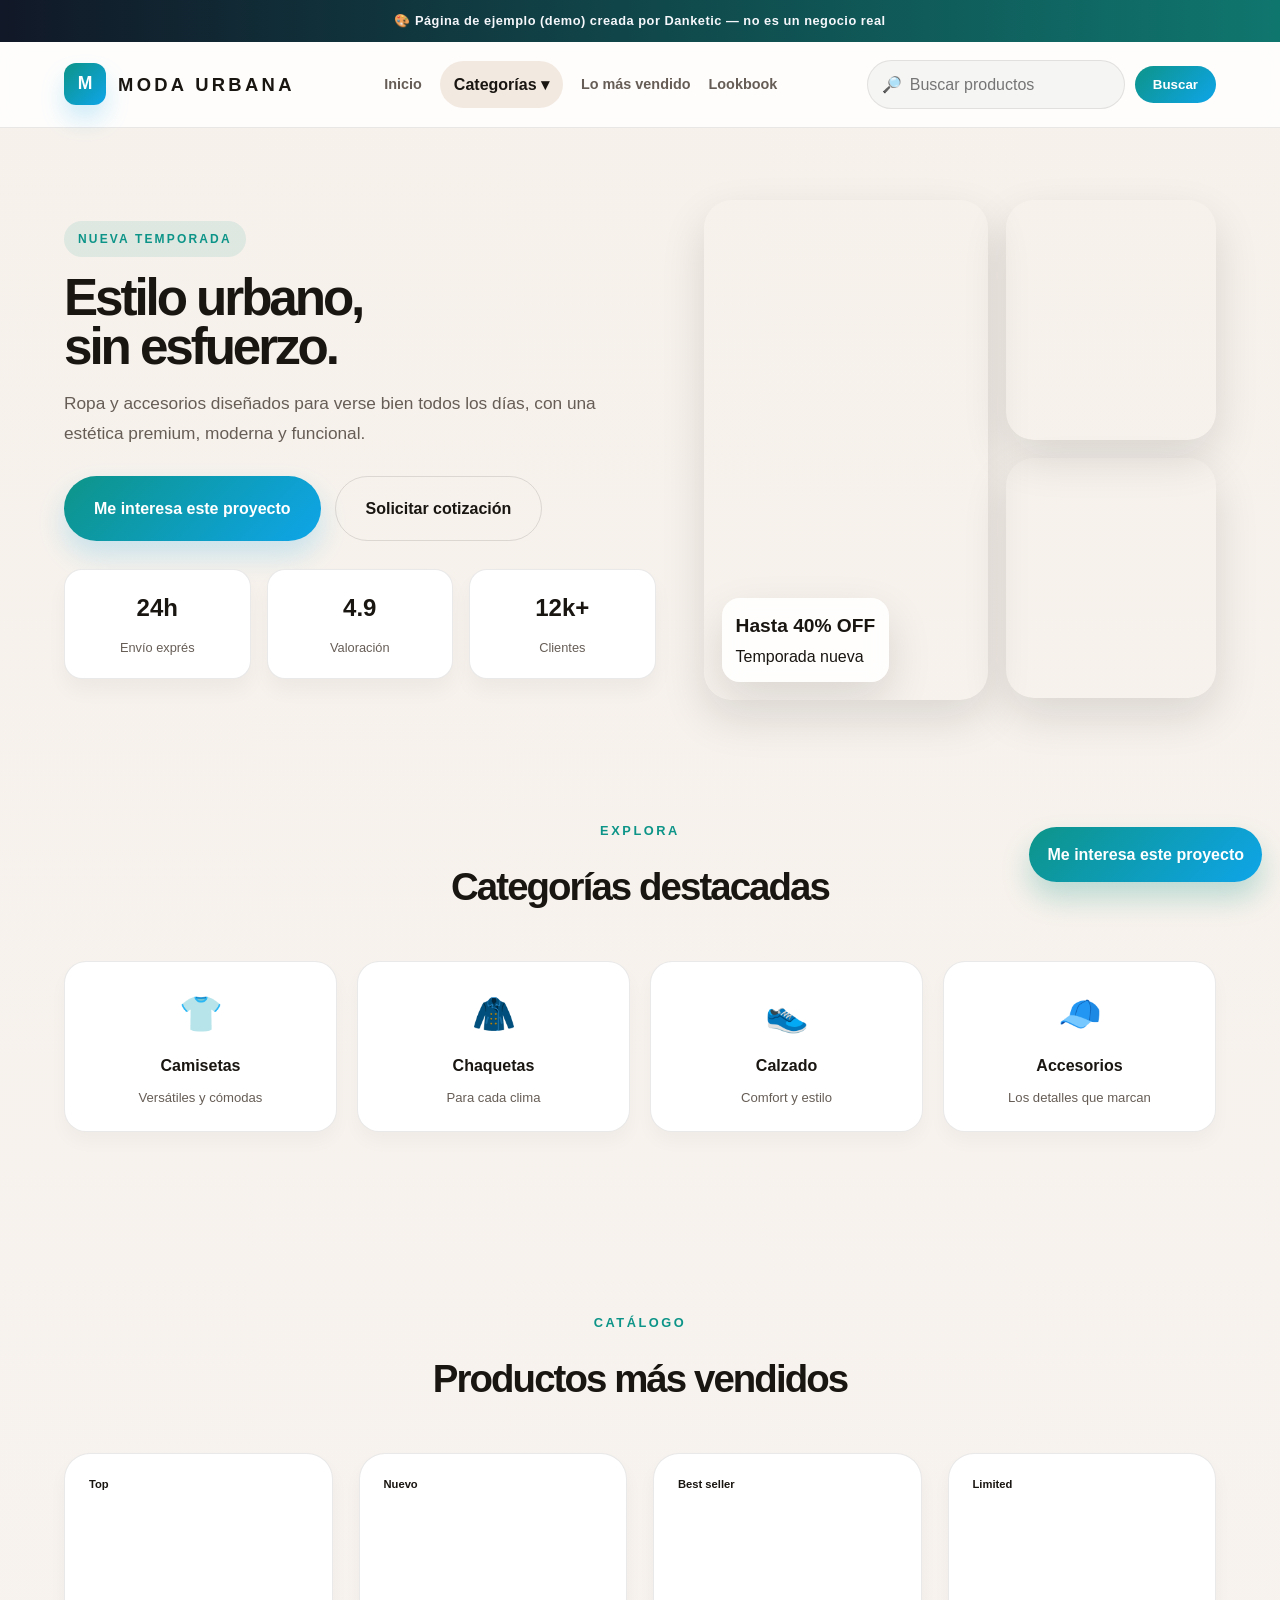
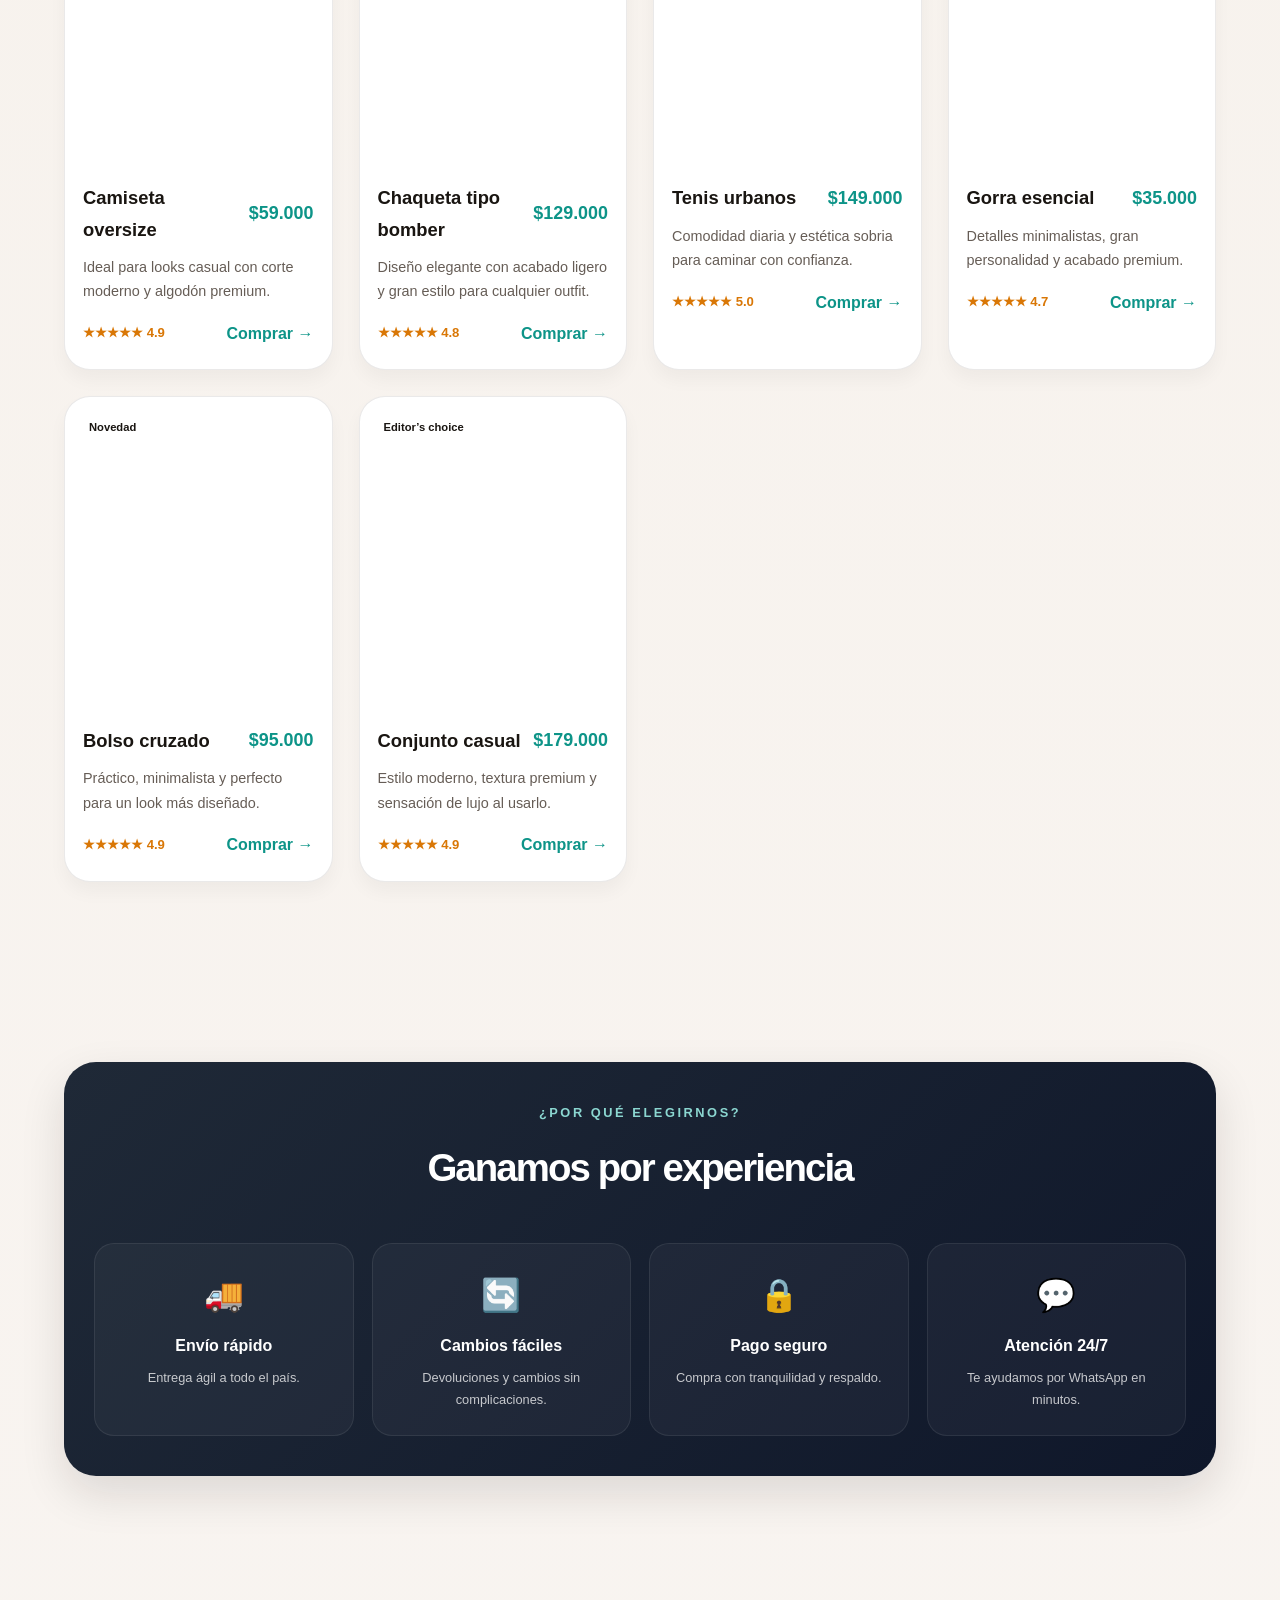
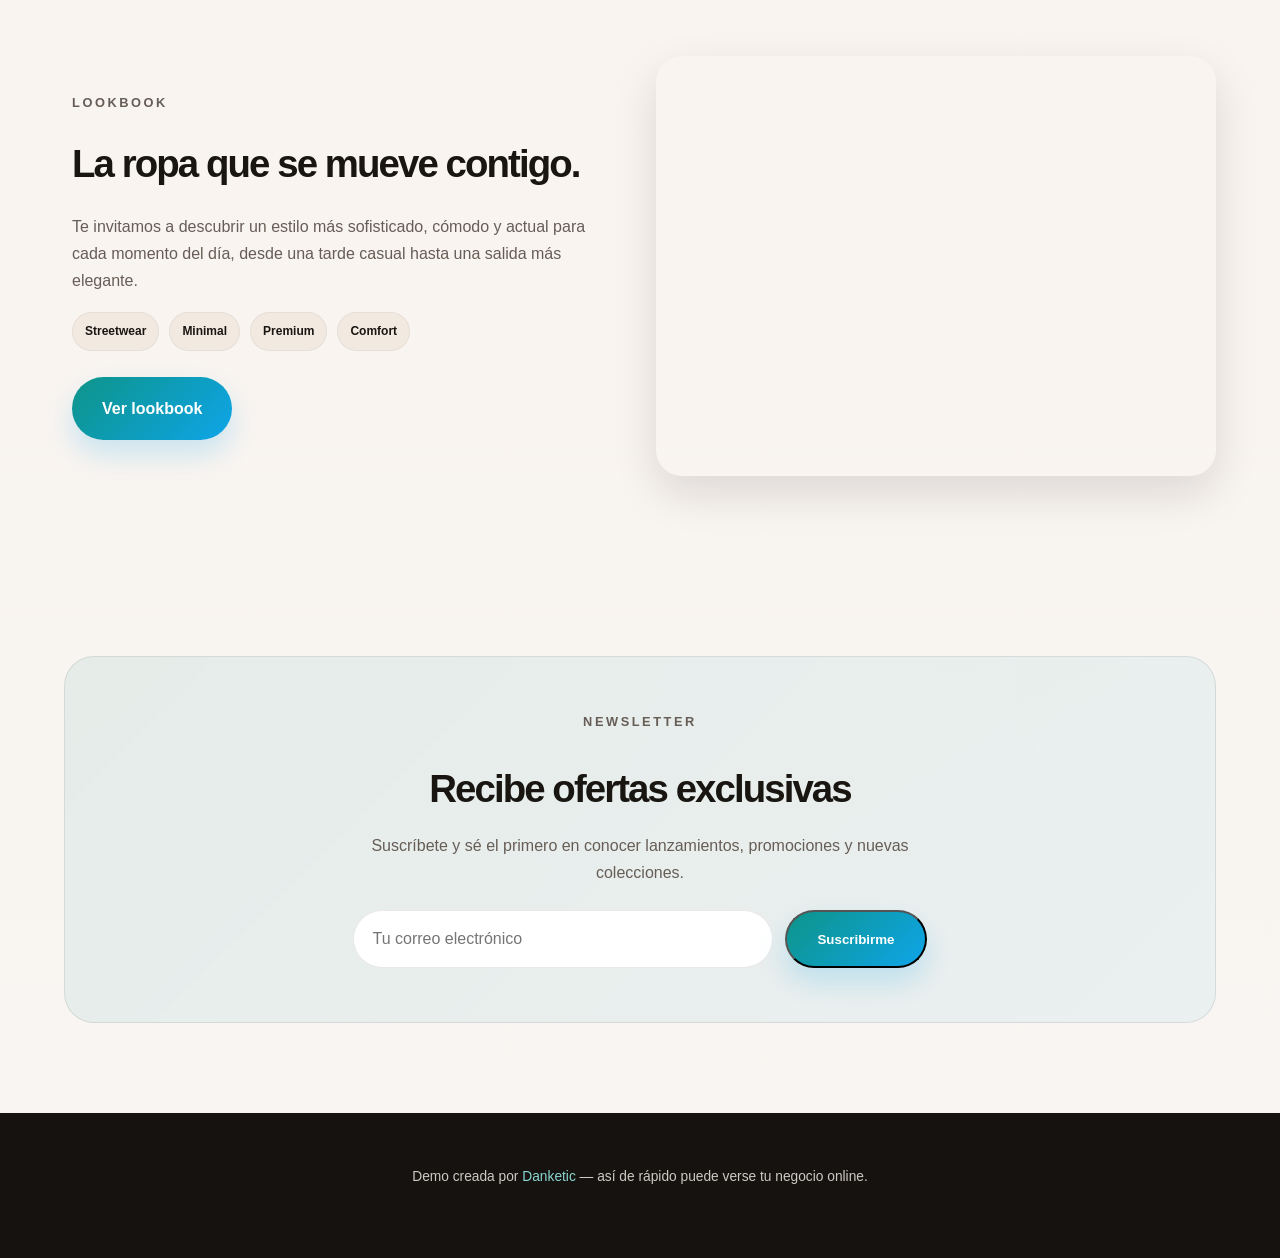
<file: demos/demo-tienda.html>
<!DOCTYPE html>
<html lang="es">
<head>
<meta charset="UTF-8" />
<meta name="viewport" content="width=device-width, initial-scale=1.0" />
<title>Moda Urbana — Demo</title>
<style>
  :root {
    --bg: #f6f1eb;
    --panel: #fffdfb;
    --panel-soft: #f2e9e1;
    --ink: #191511;
    --muted: #665d56;
    --line: rgba(25, 21, 17, 0.09);
    --accent: #0d9488;
    --accent-2: #0ea5e9;
    --warm: #d97706;
    --shadow: 0 18px 45px rgba(24, 18, 14, 0.12);
  }

  * { box-sizing: border-box; margin: 0; padding: 0; }
  html { scroll-behavior: smooth; }
  body {
    font-family: 'Segoe UI', Arial, sans-serif;
    background: linear-gradient(180deg, #f6f1eb 0%, #f9f5f2 100%);
    color: var(--ink);
    line-height: 1.7;
  }

  a { text-decoration: none; }

  .demo-banner {
    position: sticky;
    top: 0;
    z-index: 40;
    background: linear-gradient(90deg, #111827, #0f766e);
    color: #f5f7fb;
    text-align: center;
    padding: 10px 16px;
    font-size: 0.8rem;
    font-weight: 700;
    letter-spacing: 0.04em;
  }

  nav {
    position: sticky;
    top: 42px;
    z-index: 30;
    background: rgba(255,255,255,0.82);
    backdrop-filter: blur(12px);
    border-bottom: 1px solid var(--line);
  }

  .nav-shell {
    max-width: 1200px;
    margin: 0 auto;
    padding: 18px 24px;
    display: flex;
    align-items: center;
    justify-content: space-between;
    gap: 18px;
  }

  .brand-block {
    display: flex;
    align-items: center;
    gap: 12px;
  }

  .brand-mark {
    width: 42px;
    height: 42px;
    border-radius: 12px;
    display: flex;
    align-items: center;
    justify-content: center;
    background: linear-gradient(135deg, var(--accent), var(--accent-2));
    color: white;
    font-weight: 900;
    font-size: 1.1rem;
    box-shadow: 0 14px 24px rgba(14, 165, 233, 0.2);
  }

  .brand {
    font-size: 1.15rem;
    font-weight: 900;
    letter-spacing: 0.18em;
    color: var(--ink);
  }

  .links {
    display: flex;
    align-items: center;
    gap: 18px;
    flex-wrap: wrap;
  }

  .links a {
    color: var(--muted);
    font-size: 0.9rem;
    font-weight: 700;
  }

  .nav-dropdown {
    position: relative;
  }

  .nav-dropdown button {
    border: 0;
    background: var(--panel-soft);
    color: var(--ink);
    font: inherit;
    font-weight: 800;
    padding: 10px 14px;
    border-radius: 999px;
    cursor: pointer;
  }

  .dropdown-menu {
    position: absolute;
    top: calc(100% + 10px);
    left: 0;
    background: white;
    min-width: 180px;
    border: 1px solid var(--line);
    border-radius: 16px;
    box-shadow: var(--shadow);
    display: none;
    padding: 10px;
  }

  .nav-dropdown:hover .dropdown-menu,
  .nav-dropdown:focus-within .dropdown-menu {
    display: block;
  }

  .dropdown-menu a {
    display: block;
    padding: 10px 12px;
    border-radius: 10px;
    color: var(--ink);
  }

  .dropdown-menu a:hover {
    background: #f8f5f2;
  }

  .search-area {
    display: flex;
    align-items: center;
    gap: 10px;
  }

  .search-box {
    display: flex;
    align-items: center;
    gap: 8px;
    background: #f5f5f4;
    border: 1px solid var(--line);
    border-radius: 999px;
    padding: 10px 14px;
    min-width: 220px;
  }

  .search-box input {
    border: 0;
    outline: 0;
    background: transparent;
    width: 100%;
    color: var(--ink);
    font: inherit;
  }

  .search-btn {
    padding: 11px 18px;
    border: 0;
    border-radius: 999px;
    background: linear-gradient(135deg, var(--accent), var(--accent-2));
    color: white;
    font-weight: 800;
    cursor: pointer;
  }

  .hero {
    max-width: 1200px;
    margin: 0 auto;
    padding: 72px 24px 30px;
  }

  .hero-inner {
    display: grid;
    grid-template-columns: 1.08fr 0.92fr;
    gap: 38px;
    align-items: center;
  }

  .hero-copy {
    padding-right: 10px;
  }

  .kicker {
    display: inline-block;
    margin-bottom: 16px;
    padding: 8px 14px;
    border-radius: 999px;
    background: rgba(13, 148, 136, 0.1);
    color: var(--accent);
    font-size: 0.75rem;
    letter-spacing: 0.18em;
    text-transform: uppercase;
    font-weight: 800;
  }

  h1 {
    font-size: clamp(2.6rem, 4vw, 4.5rem);
    line-height: 0.96;
    letter-spacing: -0.06em;
    margin-bottom: 18px;
  }

  .hero-copy p {
    max-width: 540px;
    color: var(--muted);
    font-size: 1.08rem;
  }

  .cta-row {
    display: flex;
    flex-wrap: wrap;
    gap: 14px;
    margin-top: 28px;
  }

  .cta {
    display: inline-flex;
    align-items: center;
    justify-content: center;
    min-height: 58px;
    padding: 18px 30px;
    border-radius: 999px;
    font-weight: 900;
    transition: transform 0.2s ease, box-shadow 0.2s ease;
  }

  .cta.primary {
    background: linear-gradient(135deg, var(--accent), var(--accent-2));
    color: white;
    box-shadow: 0 14px 28px rgba(14, 165, 233, 0.2);
  }

  .cta.secondary {
    background: transparent;
    color: var(--ink);
    border: 1px solid rgba(25, 21, 17, 0.12);
  }

  .cta:hover {
    transform: translateY(-2px);
  }

  .hero-visual {
    display: grid;
    grid-template-columns: 1.15fr 0.85fr;
    gap: 18px;
  }

  .image-card {
    min-height: 260px;
    border-radius: 28px;
    overflow: hidden;
    position: relative;
    box-shadow: var(--shadow);
    background-size: cover;
    background-position: center;
  }

  .image-card.big {
    min-height: 500px;
    background-image: url('https://images.unsplash.com/photo-1529139574466-a303027c1d8b?auto=format&fit=crop&w=900&q=80');
  }

  .image-card.small-top {
    background-image: url('https://images.unsplash.com/photo-1496747611176-843222e1e57c?auto=format&fit=crop&w=800&q=80');
    min-height: 240px;
  }

  .image-card.small-bottom {
    background-image: url('https://images.unsplash.com/photo-1524504388940-b1c1722653e1?auto=format&fit=crop&w=800&q=80');
    min-height: 240px;
  }

  .floating-note {
    position: absolute;
    left: 18px;
    bottom: 18px;
    background: rgba(255,255,255,0.9);
    color: var(--ink);
    border-radius: 18px;
    padding: 12px 14px;
    box-shadow: var(--shadow);
    backdrop-filter: blur(10px);
  }

  .floating-note strong {
    display: block;
    font-size: 1.2rem;
  }

  .stats-wrap {
    display: grid;
    grid-template-columns: repeat(3, minmax(0, 1fr));
    gap: 16px;
    margin-top: 28px;
  }

  .stat {
    background: white;
    border: 1px solid var(--line);
    border-radius: 18px;
    padding: 18px 16px;
    text-align: center;
    box-shadow: 0 12px 20px rgba(25, 21, 17, 0.04);
  }

  .stat strong {
    display: block;
    font-size: 1.5rem;
    margin-bottom: 4px;
  }

  .stat span {
    color: var(--muted);
    font-size: 0.8rem;
  }

  section {
    max-width: 1200px;
    margin: 0 auto;
    padding: 90px 24px;
  }

  .eyebrow {
    margin-bottom: 12px;
    text-align: center;
    font-size: 0.8rem;
    letter-spacing: 0.2em;
    text-transform: uppercase;
    color: var(--accent);
    font-weight: 800;
  }

  h2 {
    text-align: center;
    font-size: clamp(2rem, 3vw, 2.8rem);
    margin-bottom: 42px;
    letter-spacing: -0.05em;
  }

  .categories {
    display: grid;
    grid-template-columns: repeat(4, minmax(0, 1fr));
    gap: 20px;
  }

  .cat-tile {
    background: white;
    border: 1px solid var(--line);
    border-radius: 22px;
    padding: 22px 18px;
    text-align: center;
    box-shadow: 0 10px 18px rgba(25, 21, 17, 0.03);
  }

  .cat-tile .emoji {
    font-size: 2.2rem;
    margin-bottom: 8px;
  }

  .cat-tile .name {
    font-weight: 800;
  }

  .cat-tile p {
    color: var(--muted);
    font-size: 0.82rem;
    margin-top: 8px;
  }

  .products {
    display: grid;
    grid-template-columns: repeat(auto-fit, minmax(240px, 1fr));
    gap: 26px;
  }

  .product {
    background: white;
    border: 1px solid var(--line);
    border-radius: 26px;
    overflow: hidden;
    box-shadow: 0 10px 18px rgba(25, 21, 17, 0.04);
    transition: transform 0.2s ease, box-shadow 0.2s ease;
  }

  .product:hover {
    transform: translateY(-4px);
    box-shadow: 0 20px 30px rgba(25, 21, 17, 0.08);
  }

  .product-image {
    position: relative;
    overflow: hidden;
    height: 310px;
    background-size: cover;
    background-position: center;
  }

  .product-badge {
    position: absolute;
    top: 14px;
    left: 14px;
    padding: 7px 10px;
    border-radius: 999px;
    background: rgba(255,255,255,0.88);
    font-size: 0.7rem;
    font-weight: 900;
    color: var(--ink);
  }

  .product-body {
    padding: 18px 18px 22px;
  }

  .product-meta {
    display: flex;
    justify-content: space-between;
    align-items: center;
    gap: 12px;
    margin-bottom: 10px;
  }

  .product-meta h3 {
    font-size: 1.15rem;
  }

  .price {
    color: var(--accent);
    font-weight: 900;
    font-size: 1.12rem;
  }

  .product-body p {
    color: var(--muted);
    font-size: 0.9rem;
    margin-bottom: 16px;
  }

  .product-footer {
    display: flex;
    align-items: center;
    justify-content: space-between;
    gap: 12px;
  }

  .product-footer .cta-small {
    color: var(--accent);
    font-weight: 800;
  }

  .rating {
    font-size: 0.82rem;
    color: var(--warm);
    font-weight: 700;
  }

  .feature-band {
    background: linear-gradient(135deg, #1f2937, #0f172a);
    color: white;
    border-radius: 32px;
    padding: 40px 30px;
    box-shadow: var(--shadow);
  }

  .feature-grid {
    display: grid;
    grid-template-columns: repeat(4, minmax(0, 1fr));
    gap: 18px;
    margin-top: 24px;
  }

  .feature-item {
    background: rgba(255,255,255,0.04);
    border: 1px solid rgba(255,255,255,0.08);
    padding: 24px 18px;
    border-radius: 20px;
    text-align: center;
  }

  .feature-item .icon {
    font-size: 2rem;
    margin-bottom: 10px;
  }

  .feature-item h4 {
    margin-bottom: 8px;
  }

  .feature-item p {
    color: rgba(255,255,255,0.75);
    font-size: 0.8rem;
  }

  .editorial {
    display: grid;
    grid-template-columns: 1fr 1fr;
    gap: 32px;
    align-items: center;
  }

  .editorial-copy {
    padding: 18px 8px;
  }

  .editorial-copy p {
    color: var(--muted);
    margin-bottom: 18px;
  }

  .pill-list {
    display: flex;
    flex-wrap: wrap;
    gap: 10px;
    margin-top: 18px;
  }

  .pill-list span {
    background: var(--panel-soft);
    border: 1px solid rgba(25,21,17,0.05);
    color: var(--ink);
    border-radius: 999px;
    padding: 8px 12px;
    font-size: 0.75rem;
    font-weight: 700;
  }

  .editorial-visual {
    min-height: 420px;
    border-radius: 26px;
    background-image: url('https://images.unsplash.com/photo-1483985988355-763728e1935b?auto=format&fit=crop&w=1200&q=80');
    background-size: cover;
    background-position: center;
    box-shadow: var(--shadow);
  }

  .newsletter {
    background: linear-gradient(135deg, rgba(13,148,136,0.08), rgba(14,165,233,0.06));
    border: 1px solid var(--line);
    border-radius: 30px;
    padding: 54px 30px;
    text-align: center;
  }

  .newsletter h2 {
    margin-bottom: 10px;
  }

  .newsletter p {
    max-width: 600px;
    margin: 0 auto 24px;
    color: var(--muted);
  }

  .newsletter-form {
    display: flex;
    justify-content: center;
    gap: 12px;
    flex-wrap: wrap;
  }

  .newsletter-form input {
    width: min(100%, 420px);
    min-height: 54px;
    border: 1px solid var(--line);
    border-radius: 999px;
    padding: 0 18px;
    font: inherit;
    background: white;
  }

  footer {
    text-align: center;
    padding: 52px 20px 70px;
    background: #15120f;
    color: #f6f1ed;
  }

  footer p {
    color: rgba(246,241,237,0.82);
    font-size: 0.86rem;
  }

  footer a {
    color: #8bd7d1;
  }

  .sticky-cta {
    position: fixed;
    right: 18px;
    bottom: 18px;
    z-index: 100;
    display: inline-flex;
    align-items: center;
    justify-content: center;
    max-width: min(86vw, 320px);
    padding: 14px 18px;
    border-radius: 999px;
    background: linear-gradient(135deg, #0d9488, #0ea5e9);
    color: white;
    text-decoration: none;
    font-weight: 900;
    box-shadow: 0 16px 28px rgba(13,148,136,0.25);
    transition: transform 0.18s ease;
  }

  @media (max-width: 980px) {
    .hero-inner,
    .editorial,
    .feature-grid {
      grid-template-columns: 1fr;
    }

    .search-area {
      display: none;
    }
  }

  @media (max-width: 760px) {
    .nav-shell {
      flex-wrap: wrap;
    }

    .links {
      width: 100%;
      justify-content: center;
    }

    .categories {
      grid-template-columns: repeat(2, minmax(0, 1fr));
    }

    .hero-visual {
      grid-template-columns: 1fr;
    }

    .image-card.big {
      min-height: 380px;
    }
  }

  @media (max-width: 500px) {
    .categories {
      grid-template-columns: 1fr;
    }

    .cta-row {
      flex-direction: column;
    }

    .cta {
      width: 100%;
    }
  }
</style>
</head>
<body>
  <div class="demo-banner">🎨 Página de ejemplo (demo) creada por Danketic — no es un negocio real</div>

  <nav>
    <div class="nav-shell">
      <div class="brand-block">
        <div class="brand-mark">M</div>
        <div class="brand">MODA URBANA</div>
      </div>

      <div class="links">
        <a href="#inicio">Inicio</a>
        <div class="nav-dropdown">
          <button type="button">Categorías ▾</button>
          <div class="dropdown-menu">
            <a href="#categorias">Camisetas</a>
            <a href="#categorias">Chaquetas</a>
            <a href="#categorias">Calzado</a>
            <a href="#categorias">Accesorios</a>
          </div>
        </div>
        <a href="#productos">Lo más vendido</a>
        <a href="#editorial">Lookbook</a>
      </div>

      <div class="search-area">
        <label class="search-box" aria-label="Buscar productos">
          <span>🔎</span>
          <input type="search" placeholder="Buscar productos" />
        </label>
        <button class="search-btn" type="button">Buscar</button>
      </div>
    </div>
  </nav>

  <header class="hero" id="inicio">
    <div class="hero-inner">
      <div class="hero-copy">
        <div class="kicker">Nueva temporada</div>
        <h1>Estilo urbano,<br/>sin esfuerzo.</h1>
        <p>Ropa y accesorios diseñados para verse bien todos los días, con una estética premium, moderna y funcional.</p>
        <div class="cta-row">
          <a class="cta primary" href="https://wa.me/573028051687?text=Hola%2C%20me%20interesa%20este%20proyecto%20de%20tienda%20y%20quiero%20m%C3%A1s%20informaci%C3%B3n." target="_blank" rel="noreferrer">Me interesa este proyecto</a>
          <a class="cta secondary" href="../index.html#contacto">Solicitar cotización</a>
        </div>

        <div class="stats-wrap">
          <div class="stat"><strong>24h</strong><span>Envío exprés</span></div>
          <div class="stat"><strong>4.9</strong><span>Valoración</span></div>
          <div class="stat"><strong>12k+</strong><span>Clientes</span></div>
        </div>
      </div>

      <div class="hero-visual">
        <div class="image-card big">
          <div class="floating-note"><strong>Hasta 40% OFF</strong><span>Temporada nueva</span></div>
        </div>
        <div>
          <div class="image-card small-top"></div>
          <div class="image-card small-bottom" style="margin-top:18px;"></div>
        </div>
      </div>
    </div>
  </header>

  <section id="categorias">
    <p class="eyebrow">Explora</p>
    <h2>Categorías destacadas</h2>
    <div class="categories">
      <div class="cat-tile">
        <div class="emoji">👕</div>
        <div class="name">Camisetas</div>
        <p>Versátiles y cómodas</p>
      </div>
      <div class="cat-tile">
        <div class="emoji">🧥</div>
        <div class="name">Chaquetas</div>
        <p>Para cada clima</p>
      </div>
      <div class="cat-tile">
        <div class="emoji">👟</div>
        <div class="name">Calzado</div>
        <p>Comfort y estilo</p>
      </div>
      <div class="cat-tile">
        <div class="emoji">🧢</div>
        <div class="name">Accesorios</div>
        <p>Los detalles que marcan</p>
      </div>
    </div>
  </section>

  <section id="productos">
    <p class="eyebrow">Catálogo</p>
    <h2>Productos más vendidos</h2>
    <div class="products">
      <article class="product">
        <div class="product-image" style="background-image:url('https://images.unsplash.com/photo-1521572267360-ee0c2909d518?auto=format&fit=crop&w=900&q=80');">
          <span class="product-badge">Top</span>
        </div>
        <div class="product-body">
          <div class="product-meta">
            <h3>Camiseta oversize</h3>
            <span class="price">$59.000</span>
          </div>
          <p>Ideal para looks casual con corte moderno y algodón premium.</p>
          <div class="product-footer">
            <span class="rating">★★★★★ 4.9</span>
            <a class="cta-small" href="https://wa.me/573028051687?text=Hola%2C%20quiero%20la%20camiseta%20oversize" target="_blank" rel="noreferrer">Comprar →</a>
          </div>
        </div>
      </article>

      <article class="product">
        <div class="product-image" style="background-image:url('https://images.unsplash.com/photo-1529139574466-a303027c1d8b?auto=format&fit=crop&w=900&q=80');">
          <span class="product-badge">Nuevo</span>
        </div>
        <div class="product-body">
          <div class="product-meta">
            <h3>Chaqueta tipo bomber</h3>
            <span class="price">$129.000</span>
          </div>
          <p>Diseño elegante con acabado ligero y gran estilo para cualquier outfit.</p>
          <div class="product-footer">
            <span class="rating">★★★★★ 4.8</span>
            <a class="cta-small" href="https://wa.me/573028051687?text=Hola%2C%20quiero%20la%20chaqueta%20bomber" target="_blank" rel="noreferrer">Comprar →</a>
          </div>
        </div>
      </article>

      <article class="product">
        <div class="product-image" style="background-image:url('https://images.unsplash.com/photo-1542291026-7eec264c27ff?auto=format&fit=crop&w=900&q=80');">
          <span class="product-badge">Best seller</span>
        </div>
        <div class="product-body">
          <div class="product-meta">
            <h3>Tenis urbanos</h3>
            <span class="price">$149.000</span>
          </div>
          <p>Comodidad diaria y estética sobria para caminar con confianza.</p>
          <div class="product-footer">
            <span class="rating">★★★★★ 5.0</span>
            <a class="cta-small" href="https://wa.me/573028051687?text=Hola%2C%20quiero%20los%20tenis%20urbanos" target="_blank" rel="noreferrer">Comprar →</a>
          </div>
        </div>
      </article>

      <article class="product">
        <div class="product-image" style="background-image:url('https://images.unsplash.com/photo-1524504388940-b1c1722653e1?auto=format&fit=crop&w=900&q=80');">
          <span class="product-badge">Limited</span>
        </div>
        <div class="product-body">
          <div class="product-meta">
            <h3>Gorra esencial</h3>
            <span class="price">$35.000</span>
          </div>
          <p>Detalles minimalistas, gran personalidad y acabado premium.</p>
          <div class="product-footer">
            <span class="rating">★★★★★ 4.7</span>
            <a class="cta-small" href="https://wa.me/573028051687?text=Hola%2C%20quiero%20la%20gorra%20esencial" target="_blank" rel="noreferrer">Comprar →</a>
          </div>
        </div>
      </article>

      <article class="product">
        <div class="product-image" style="background-image:url('https://images.unsplash.com/photo-1483985988355-763728e1935b?auto=format&fit=crop&w=900&q=80');">
          <span class="product-badge">Novedad</span>
        </div>
        <div class="product-body">
          <div class="product-meta">
            <h3>Bolso cruzado</h3>
            <span class="price">$95.000</span>
          </div>
          <p>Práctico, minimalista y perfecto para un look más diseñado.</p>
          <div class="product-footer">
            <span class="rating">★★★★★ 4.9</span>
            <a class="cta-small" href="https://wa.me/573028051687?text=Hola%2C%20quiero%20el%20bolso%20cruzado" target="_blank" rel="noreferrer">Comprar →</a>
          </div>
        </div>
      </article>

      <article class="product">
        <div class="product-image" style="background-image:url('https://images.unsplash.com/photo-1515886657613-9f3515b0c78f?auto=format&fit=crop&w=900&q=80');">
          <span class="product-badge">Editor’s choice</span>
        </div>
        <div class="product-body">
          <div class="product-meta">
            <h3>Conjunto casual</h3>
            <span class="price">$179.000</span>
          </div>
          <p>Estilo moderno, textura premium y sensación de lujo al usarlo.</p>
          <div class="product-footer">
            <span class="rating">★★★★★ 4.9</span>
            <a class="cta-small" href="https://wa.me/573028051687?text=Hola%2C%20quiero%20el%20conjunto%20casual" target="_blank" rel="noreferrer">Comprar →</a>
          </div>
        </div>
      </article>
    </div>
  </section>

  <section>
    <div class="feature-band">
      <p class="eyebrow" style="color:#8bd7d1;">¿Por qué elegirnos?</p>
      <h2 style="color:white;">Ganamos por experiencia</h2>
      <div class="feature-grid">
        <div class="feature-item">
          <div class="icon">🚚</div>
          <h4>Envío rápido</h4>
          <p>Entrega ágil a todo el país.</p>
        </div>
        <div class="feature-item">
          <div class="icon">🔄</div>
          <h4>Cambios fáciles</h4>
          <p>Devoluciones y cambios sin complicaciones.</p>
        </div>
        <div class="feature-item">
          <div class="icon">🔒</div>
          <h4>Pago seguro</h4>
          <p>Compra con tranquilidad y respaldo.</p>
        </div>
        <div class="feature-item">
          <div class="icon">💬</div>
          <h4>Atención 24/7</h4>
          <p>Te ayudamos por WhatsApp en minutos.</p>
        </div>
      </div>
    </div>
  </section>

  <section id="editorial">
    <div class="editorial">
      <div class="editorial-copy">
        <p class="eyebrow" style="text-align:left;">Lookbook</p>
        <h2 style="text-align:left; margin-bottom:16px;">La ropa que se mueve contigo.</h2>
        <p>Te invitamos a descubrir un estilo más sofisticado, cómodo y actual para cada momento del día, desde una tarde casual hasta una salida más elegante.</p>
        <div class="pill-list">
          <span>Streetwear</span>
          <span>Minimal</span>
          <span>Premium</span>
          <span>Comfort</span>
        </div>
        <div class="cta-row" style="margin-top:26px;">
          <a class="cta primary" href="https://wa.me/573028051687?text=Hola%2C%20me%20gustar%C3%ADa%20ver%20el%20lookbook%20de%20la%20tienda" target="_blank" rel="noreferrer">Ver lookbook</a>
        </div>
      </div>
      <div class="editorial-visual"></div>
    </div>
  </section>

  <section>
    <div class="newsletter">
      <p class="eyebrow">Newsletter</p>
      <h2>Recibe ofertas exclusivas</h2>
      <p>Suscríbete y sé el primero en conocer lanzamientos, promociones y nuevas colecciones.</p>
      <div class="newsletter-form">
        <input type="email" placeholder="Tu correo electrónico" />
        <button class="cta primary" type="button">Suscribirme</button>
      </div>
    </div>
  </section>

  <a class="sticky-cta" href="https://wa.me/573028051687?text=Hola%2C%20me%20interesa%20este%20proyecto%20de%20tienda%20y%20quiero%20m%C3%A1s%20informaci%C3%B3n." target="_blank" rel="noreferrer">Me interesa este proyecto</a>

  <script>
    const tiendaStickyCta = document.querySelector('.sticky-cta');
    if (tiendaStickyCta) {
      const updateStickyCta = () => {
        const offset = Math.min(window.scrollY * 0.18, 72);
        tiendaStickyCta.style.transform = `translateY(-${offset}px)`;
      };
      updateStickyCta();
      window.addEventListener('scroll', updateStickyCta, { passive: true });
    }
  </script>

  <footer>
    <p>Demo creada por <a href="../index.html">Danketic</a> — así de rápido puede verse tu negocio online.</p>
  </footer>
</body>
</html>
</file>
